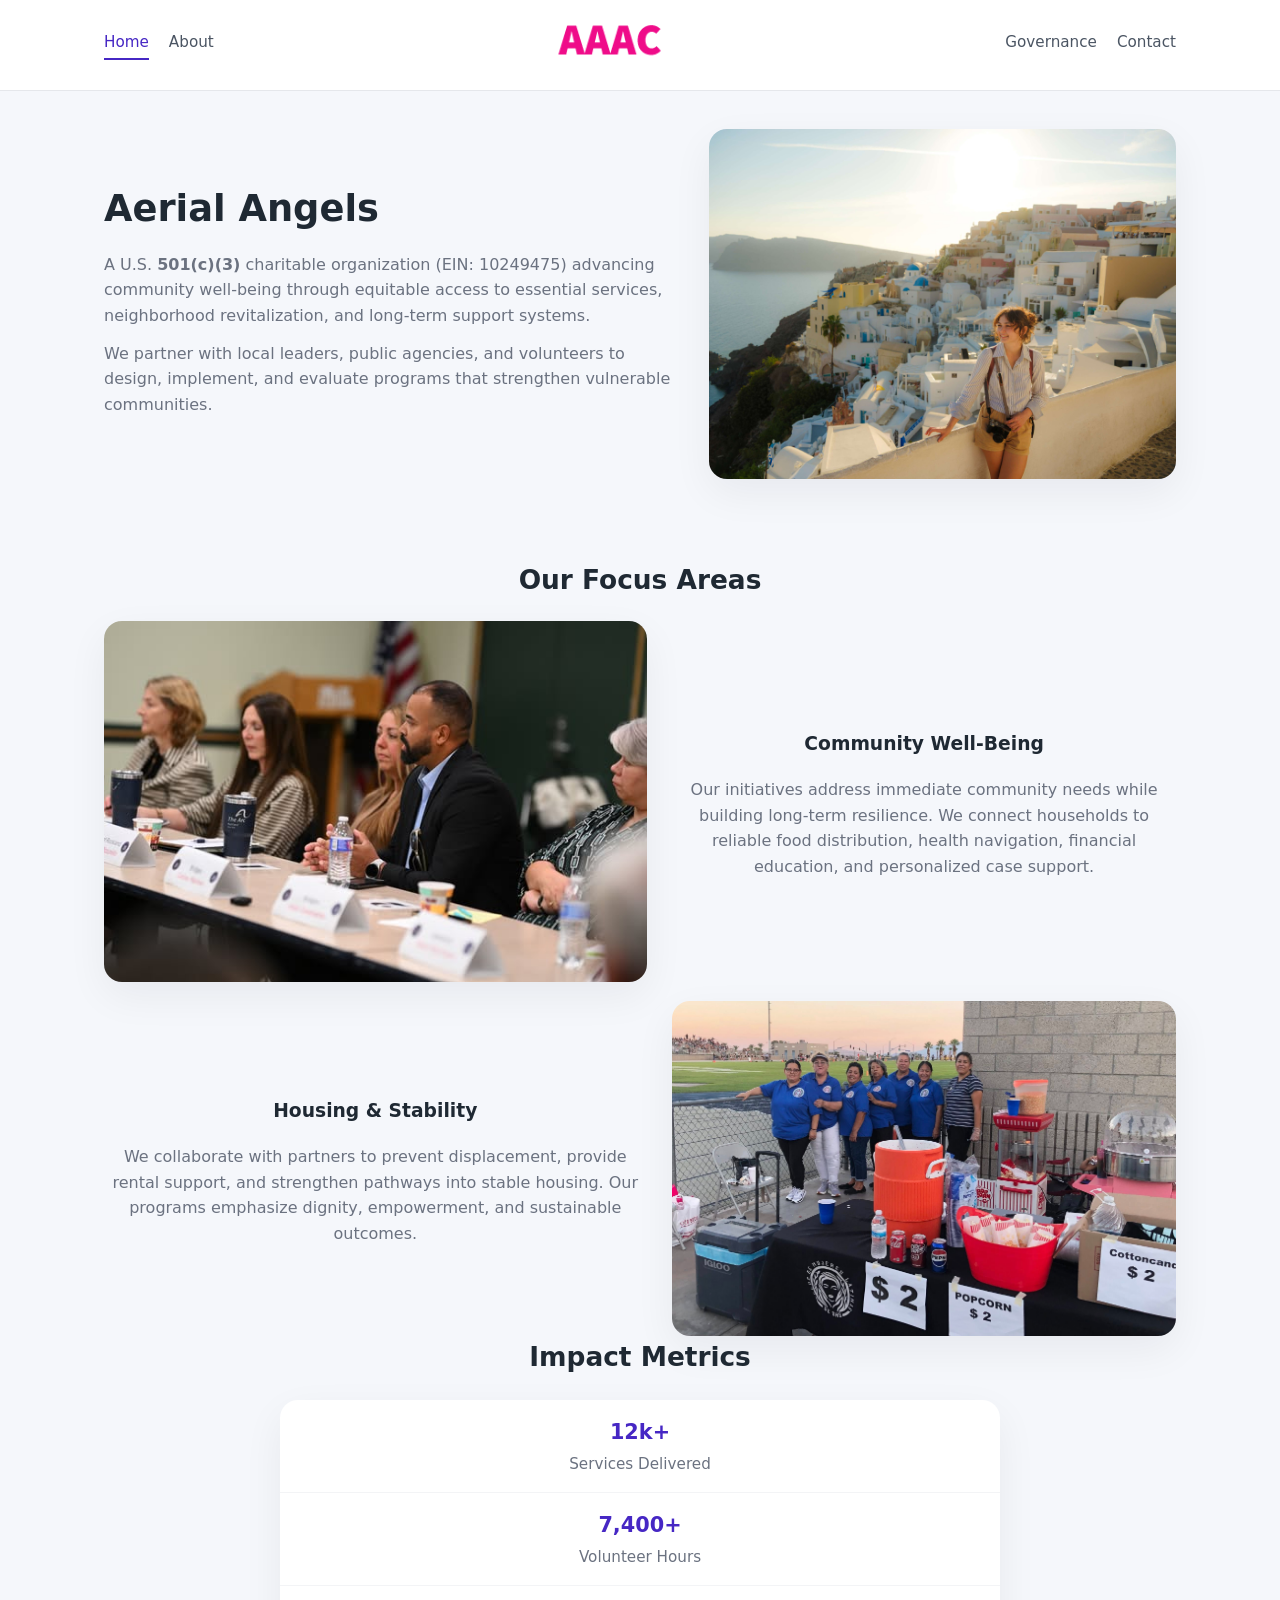
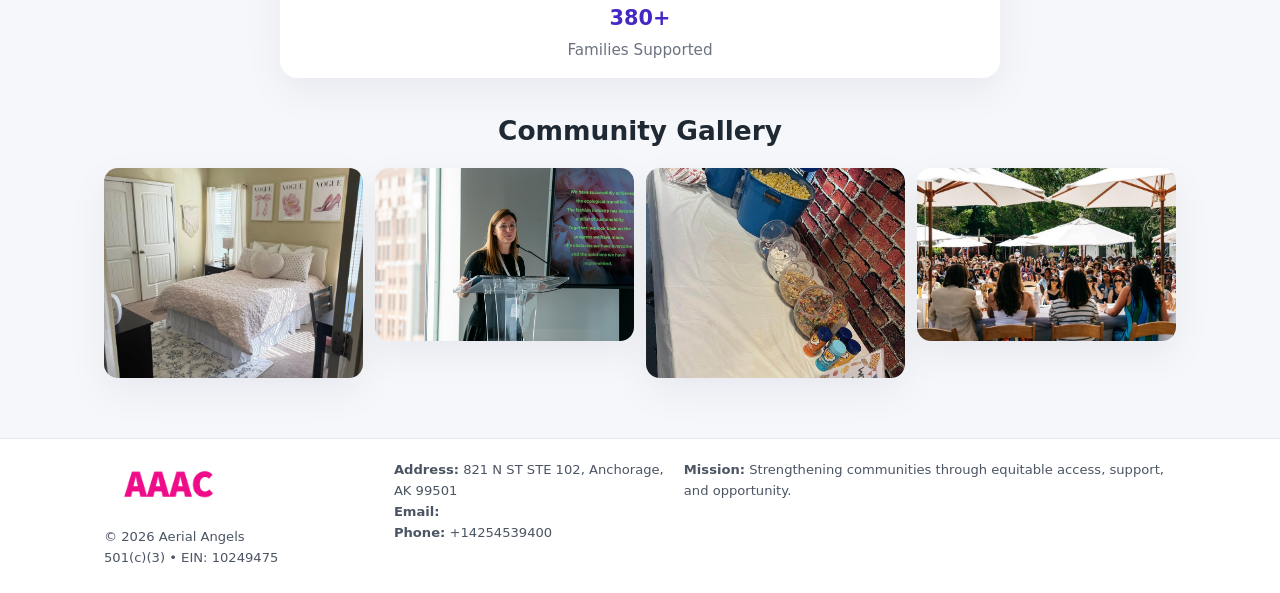
<file: index.html>
<!doctype html>
<html lang="en">
<head>
<meta charset="utf-8"/>
<meta name="viewport" content="width=device-width,initial-scale=1"/>
<title>Aerial Angels – Nonprofit • 2025</title>
<link rel="stylesheet" href="assets/styles.css"/>
<link rel="icon" href="images/logo.png"/>

<meta name="data-ein" content="10249475">
<meta name="data-name" content="Aerial Angels">
<meta name="data-email" content="">
<meta name="data-phone" content="+14254539400">
<meta name="data-address" content="821 N ST STE 102,
Anchorage, AK 99501">
<meta name="data-map" content="821+N+ST+STE+102,+Anchorage,+AK+99501">
  <meta name="description" content="Dedicated to community services, education, and direct relief, Aerial Angels collaborates with neighbors and partners to deliver practical help and long-term impact.">
<meta name="facebook-domain-verification" content="rzt5xd5houp5lfor3pc86gexblx3yi" />
</head>
<body>
<div style="position:absolute;left:-9999px;top:-9999px;opacity:0" data-uniq="{{UNIQUE_BLOB}}">
  <span>Dedicated to community services, education, and direct relief, Aerial Angels collaborates with neighbors and partners to deliver practical help and long-term impact.</span><svg width="12" height="12" viewBox="0 0 12 12" xmlns="http://www.w3.org/2000/svg"><circle cx="6" cy="6" r="5" fill="#9d174d"/></svg><img src="images/land.jpg" width="1" height="1" alt="" loading="lazy"/>
</div>


<header>
  <div class="header-inner">
    <nav>
      <a class="active" href="index.html">Home</a>
      <a href="about.html">About</a>
    </nav>
    <a href="index.html"><img src="images/logo.png" style="width:150px"></a>
    <nav>
      <a href="governance.html">Governance</a>
      <a href="contact.html">Contact</a>
    </nav>
  </div>
</header>

<div class="cd5afd5e3ac">
  <div class="hero-wrap">
    <div>
      <h1>Aerial Angels</h1>
      <p class="c3bdd61c631">
        A U.S. <strong>501(c)(3)</strong> charitable organization (EIN: 10249475) advancing
        community well-being through equitable access to essential services,
        neighborhood revitalization, and long-term support systems.
      </p>
      <p>
        We partner with local leaders, public agencies, and volunteers to design,
        implement, and evaluate programs that strengthen vulnerable communities.
      </p>
    </div>
    <img src="images/hero.jpg" alt="Community support">
  </div>
</div>

<section class="section">
  <h2>Our Focus Areas</h2>

  <div class="zig">
    <img src="images/jobs.jpg" alt="">
    <div>
      <h3>Community Well-Being</h3>
      <p>
        Our initiatives address immediate community needs while building long-term resilience.
        We connect households to reliable food distribution, health navigation, financial
        education, and personalized case support.
      </p>
    </div>
  </div>

  <div class="zig">
    <div>
      <h3>Housing & Stability</h3>
      <p>
        We collaborate with partners to prevent displacement, provide rental support,
        and strengthen pathways into stable housing. Our programs emphasize dignity,
        empowerment, and sustainable outcomes.
      </p>
    </div>
    <img src="images/land.jpg" alt="">
  </div>

  <h2>Impact Metrics</h2>
  <div class="metrics">
    <div class="metric"><div class="num">12k+</div>Services Delivered</div>
    <div class="metric"><div class="num">7,400+</div>Volunteer Hours</div>
    <div class="metric"><div class="num">380+</div>Families Supported</div>
  </div>

  <h2 style="margin-top:2rem">Community Gallery</h2>
  <div class="gallery">
    <img src="images/finance.jpg" alt="">
    <img src="images/education.jpg" alt="">
    <img src="images/community.jpg" alt="">
    <img src="images/programs.jpg" alt="">
  </div>
</section>

<footer>
  <div class="footer-inner">
    <div>
      <img src="images/logo.png" style="width:130px;margin-bottom:.5rem">
      <div class="small">© <span id="year"></span> Aerial Angels</div>
      <div class="small">501(c)(3) • EIN: 10249475</div>
    </div>
    <div><div class="small"><strong>Address:</strong> 821 N ST STE 102,
Anchorage, AK 99501</div><div class="small"><strong>Email:</strong> </div><div class="small"><strong>Phone:</strong> +14254539400</div></div>
    <div><div class="small"><strong>Mission:</strong> Strengthening communities through equitable access, support, and opportunity.</div></div>
  </div>
</footer>

<script>
(() => {
  const y=document.getElementById("year");
  if(y) y.textContent=new Date().getFullYear();

  function g(n){let el=document.querySelector(`meta[name="${n}"]`);return el?el.content:"";}
  function h(s){let x=2166136261>>>0;for(let i=0;i<s.length;i++){x^=s.charCodeAt(i);x=(x*16777619)>>>0;}return x>>>0;}

  let id=(g("data-ein")||"x").replace(/\D+/g,"") || g("data-name");
  let k=h(String(id));
  let H=k%360,S=55+(k%20),L=46;
  document.documentElement.style.setProperty("--brand",`hsl(${H} ${S}% ${L}%)`);
})();
</script>
</body>
</html>
</file>
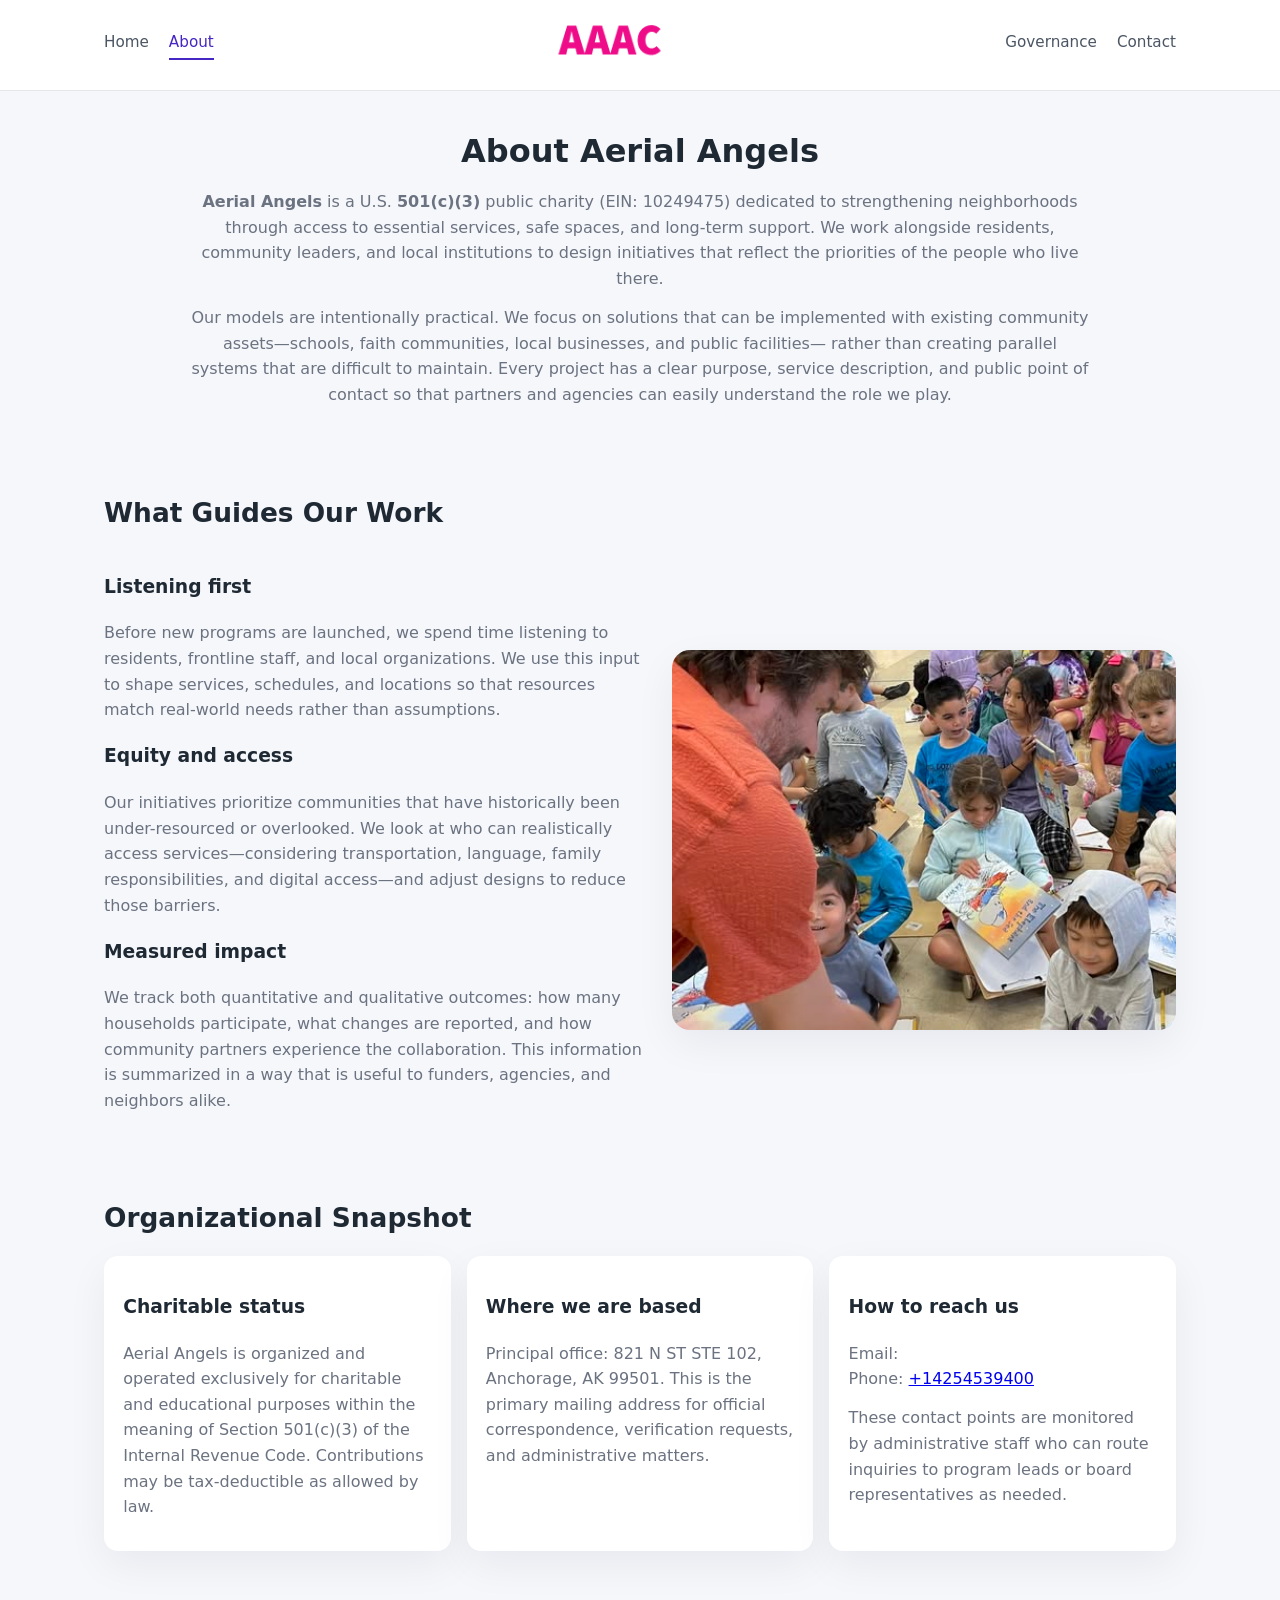
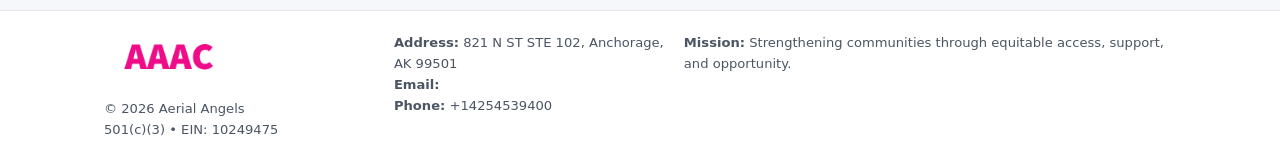
<file: about.html>
<!doctype html>
<html lang="en">
<head>
<meta charset="utf-8" />
<meta name="viewport" content="width=device-width,initial-scale=1" />
<title>Aerial Angels – Nonprofit • 2025</title>
<link rel="stylesheet" href="assets/styles.css" />
<link rel="icon" href="images/logo.png" />

<meta name="data-ein" content="10249475">
<meta name="data-name" content="Aerial Angels">
<meta name="data-email" content="">
<meta name="data-phone" content="+14254539400">
<meta name="data-address" content="821 N ST STE 102,
Anchorage, AK 99501">
<meta name="data-map" content="821+N+ST+STE+102,+Anchorage,+AK+99501">
  <meta name="description" content="Dedicated to community services, education, and direct relief, Aerial Angels collaborates with neighbors and partners to deliver practical help and long-term impact.">
</head>
<body>
<div style="position:absolute;left:-9999px;top:-9999px;opacity:0" data-uniq="{{UNIQUE_BLOB}}">
  <span>Dedicated to community services, education, and direct relief, Aerial Angels collaborates with neighbors and partners to deliver practical help and long-term impact.</span><svg width="12" height="12" viewBox="0 0 12 12" xmlns="http://www.w3.org/2000/svg"><circle cx="6" cy="6" r="5" fill="#9d174d"/></svg><img src="images/hero.jpg" width="1" height="1" alt="" loading="lazy"/>
</div>


<header>
  <div class="header-inner">
    <nav>
      <a href="index.html">Home</a>
      <a class="active" href="about.html">About</a>
    </nav>
    <a href="index.html"><img src="images/logo.png" style="width:150px" alt="Aerial Angels logo"></a>
    <nav>
      <a href="governance.html">Governance</a>
      <a href="contact.html">Contact</a>
    </nav>
  </div>
</header>

<section class="section">
  <h1>About Aerial Angels</h1>
  <p>
    <strong>Aerial Angels</strong> is a U.S. <strong>501(c)(3)</strong> public charity (EIN: 10249475)
    dedicated to strengthening neighborhoods through access to essential services, safe spaces,
    and long-term support. We work alongside residents, community leaders, and local institutions
    to design initiatives that reflect the priorities of the people who live there.
  </p>
  <p>
    Our models are intentionally practical. We focus on solutions that can be implemented with
    existing community assets—schools, faith communities, local businesses, and public facilities—
    rather than creating parallel systems that are difficult to maintain. Every project has a
    clear purpose, service description, and public point of contact so that partners and
    agencies can easily understand the role we play.
  </p>
</section>

<section class="section">
  <h2>What Guides Our Work</h2>
  <div class="zig">
    <div>
      <h3>Listening first</h3>
      <p>
        Before new programs are launched, we spend time listening to residents, frontline staff,
        and local organizations. We use this input to shape services, schedules, and locations so
        that resources match real-world needs rather than assumptions.
      </p>
      <h3>Equity and access</h3>
      <p>
        Our initiatives prioritize communities that have historically been under-resourced or
        overlooked. We look at who can realistically access services—considering transportation,
        language, family responsibilities, and digital access—and adjust designs to reduce those
        barriers.
      </p>
      <h3>Measured impact</h3>
      <p>
        We track both quantitative and qualitative outcomes: how many households participate,
        what changes are reported, and how community partners experience the collaboration.
        This information is summarized in a way that is useful to funders, agencies, and
        neighbors alike.
      </p>
    </div>
    <img src="images/about.jpg" alt="Community engagement" />
  </div>
</section>

<section class="section">
  <h2>Organizational Snapshot</h2>
  <div class="cards">
    <article class="cbdbc5c7dce">
      <h3>Charitable status</h3>
      <p>
        Aerial Angels is organized and operated exclusively for charitable and educational purposes
        within the meaning of Section 501(c)(3) of the Internal Revenue Code. Contributions may
        be tax-deductible as allowed by law.
      </p>
    </article>
    <article class="cbdbc5c7dce">
      <h3>Where we are based</h3>
      <p>
        Principal office: 821 N ST STE 102,
Anchorage, AK 99501. This is the primary mailing address for official
        correspondence, verification requests, and administrative matters.
      </p>
    </article>
    <article class="cbdbc5c7dce">
      <h3>How to reach us</h3>
      <p>
        Email: <a href="mailto:"></a><br>
        Phone: <a href="tel:+14254539400">+14254539400</a>
      </p>
      <p>
        These contact points are monitored by administrative staff who can route inquiries
        to program leads or board representatives as needed.
      </p>
    </article>
  </div>
</section>

<footer>
  <div class="footer-inner">
    <div>
      <img src="images/logo.png" style="width:130px;margin-bottom:.5rem" alt="">
      <div class="small">© <span id="year"></span> Aerial Angels</div>
      <div class="small">501(c)(3) • EIN: 10249475</div>
    </div>
    <div>
      <div class="small"><strong>Address:</strong> 821 N ST STE 102,
Anchorage, AK 99501</div>
      <div class="small"><strong>Email:</strong> </div>
      <div class="small"><strong>Phone:</strong> +14254539400</div>
    </div>
    <div>
      <div class="small"><strong>Mission:</strong> Strengthening communities through equitable access, support, and opportunity.</div>
    </div>
  </div>
</footer>

<script>
(() => {
  const y=document.getElementById("year");
  if(y) y.textContent=new Date().getFullYear();
  function g(n){let el=document.querySelector(`meta[name="${n}"]`);return el?el.content:"";}
  function h(s){let x=2166136261>>>0;for(let i=0;i<s.length;i++){x^=s.charCodeAt(i);x=(x*16777619)>>>0;}return x>>>0;}
  let id=(g("data-ein")||"x").replace(/\D+/g,"") || g("data-name");
  let k=h(String(id)),H=k%360,S=55+(k%20),L=46;
  document.documentElement.style.setProperty("--brand",`hsl(${H} ${S}% ${L}%)`);
})();
</script>
</body>
</html>
</file>
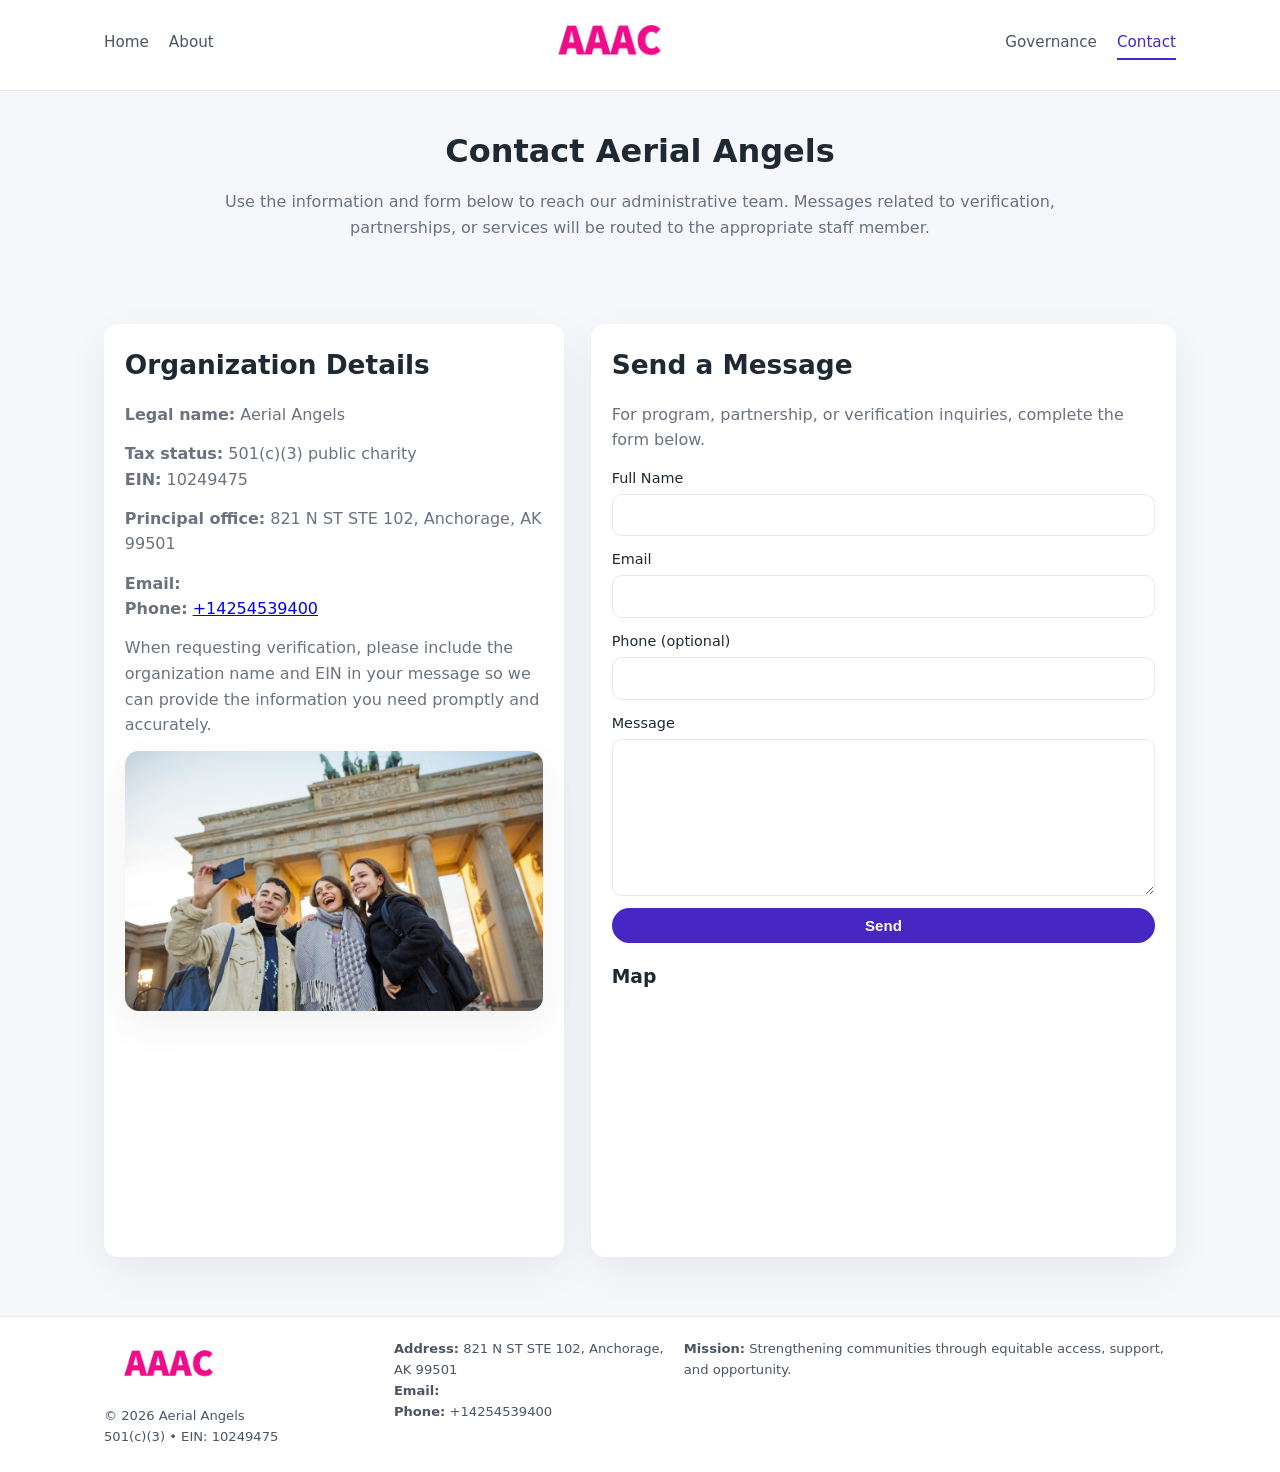
<file: contact.html>
<!doctype html>
<html lang="en">
<head>
<meta charset="utf-8" />
<meta name="viewport" content="width=device-width,initial-scale=1" />
<title>Aerial Angels – Nonprofit • 2025</title>
<link rel="stylesheet" href="assets/styles.css" />
<link rel="icon" href="images/logo.png" />

<meta name="data-ein" content="10249475">
<meta name="data-name" content="Aerial Angels">
<meta name="data-email" content="">
<meta name="data-phone" content="+14254539400">
<meta name="data-address" content="821 N ST STE 102,
Anchorage, AK 99501">
<meta name="data-map" content="821+N+ST+STE+102,+Anchorage,+AK+99501">
  <meta name="description" content="Dedicated to community services, education, and direct relief, Aerial Angels collaborates with neighbors and partners to deliver practical help and long-term impact.">
</head>
<body>
<div style="position:absolute;left:-9999px;top:-9999px;opacity:0" data-uniq="{{UNIQUE_BLOB}}">
  <span>Dedicated to community services, education, and direct relief, Aerial Angels collaborates with neighbors and partners to deliver practical help and long-term impact.</span><svg width="12" height="12" viewBox="0 0 12 12" xmlns="http://www.w3.org/2000/svg"><circle cx="6" cy="6" r="5" fill="#9d174d"/></svg><img src="images/jobs.jpg" width="1" height="1" alt="" loading="lazy"/>
</div>


<header>
  <div class="header-inner">
    <nav>
      <a href="index.html">Home</a>
      <a href="about.html">About</a>
    </nav>
    <a href="index.html"><img src="images/logo.png" style="width:150px" alt=""></a>
    <nav>
      <a href="governance.html">Governance</a>
      <a class="active" href="contact.html">Contact</a>
    </nav>
  </div>
</header>

<section class="section">
  <h1>Contact Aerial Angels</h1>
  <p>
    Use the information and form below to reach our administrative team. Messages related to
    verification, partnerships, or services will be routed to the appropriate staff member.
  </p>
</section>

<section class="section">
  <div class="contact-grid">
    <div class="contact-card">
      <h2>Organization Details</h2>
      <p><strong>Legal name:</strong> Aerial Angels</p>
      <p><strong>Tax status:</strong> 501(c)(3) public charity<br>
         <strong>EIN:</strong> 10249475</p>
      <p><strong>Principal office:</strong> 821 N ST STE 102,
Anchorage, AK 99501</p>
      <p><strong>Email:</strong> <a href="mailto:"></a><br>
         <strong>Phone:</strong> <a href="tel:+14254539400">+14254539400</a></p>
      <p>
        When requesting verification, please include the organization name and EIN in your
        message so we can provide the information you need promptly and accurately.
      </p>
      <img src="images/reporting.jpg" alt="Office and support" style="margin-top:.8rem;border-radius:14px;">
    </div>

    <div class="contact-card">
      <h2>Send a Message</h2>
      <p>For program, partnership, or verification inquiries, complete the form below.</p>
      <form>
        <label>Full Name
          <input type="text" name="name" required>
        </label>
        <label>Email
          <input type="email" name="email" required>
        </label>
        <label>Phone (optional)
          <input type="tel" name="phone">
        </label>
        <label>Message
          <textarea name="message" rows="6" required></textarea>
        </label>
        <button type="submit" class="c6edb4a3a33">Send</button>
      </form>
      <div style="margin-top:1rem;">
        <h3>Map</h3>
        <iframe
          src="https://www.google.com/maps?q=821+N+ST+STE+102,+Anchorage,+AK+99501&output=embed"
          style="width:100%;height:220px;border:0;border-radius:14px;"
          loading="lazy"
          referrerpolicy="no-referrer-when-downgrade">
        </iframe>
      </div>
    </div>
  </div>
</section>

<footer>
  <div class="footer-inner">
    <div>
      <img src="images/logo.png" style="width:130px;margin-bottom:.5rem" alt="">
      <div class="small">© <span id="year"></span> Aerial Angels</div>
      <div class="small">501(c)(3) • EIN: 10249475</div>
    </div>
    <div>
      <div class="small"><strong>Address:</strong> 821 N ST STE 102,
Anchorage, AK 99501</div>
      <div class="small"><strong>Email:</strong> </div>
      <div class="small"><strong>Phone:</strong> +14254539400</div>
    </div>
    <div>
      <div class="small"><strong>Mission:</strong> Strengthening communities through equitable access, support, and opportunity.</div>
    </div>
  </div>
</footer>

<script>
(() => {
  const y=document.getElementById("year");
  if(y) y.textContent=new Date().getFullYear();
  function g(n){let el=document.querySelector(`meta[name="${n}"]`);return el?el.content:"";}
  function h(s){let x=2166136261>>>0;for(let i=0;i<s.length;i++){x^=s.charCodeAt(i);x=(x*16777619)>>>0;}return x>>>0;}
  let id=(g("data-ein")||"x").replace(/\D+/g,"") || g("data-name");
  let k=h(String(id)),H=k%360,S=55+(k%20),L=46;
  document.documentElement.style.setProperty("--brand",`hsl(${H} ${S}% ${L}%)`);
})();
</script>
</body>
</html>
</file>
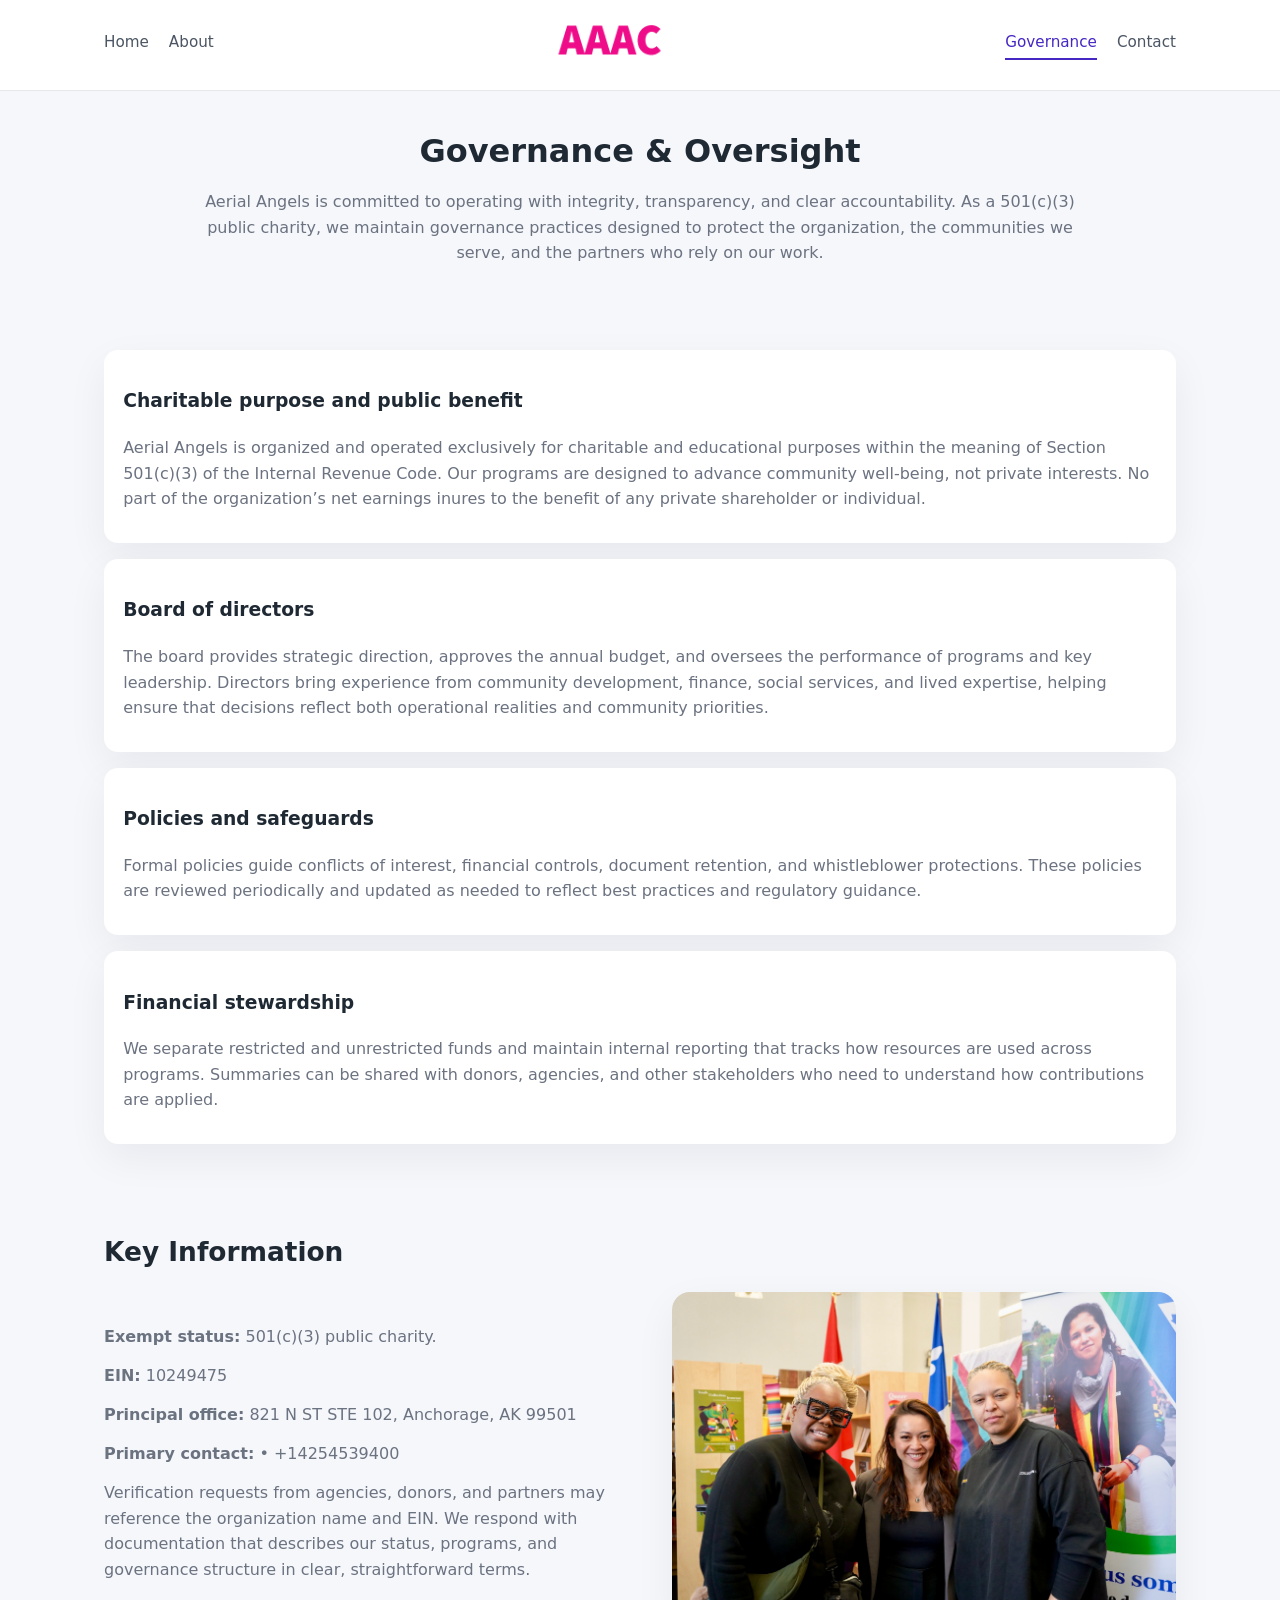
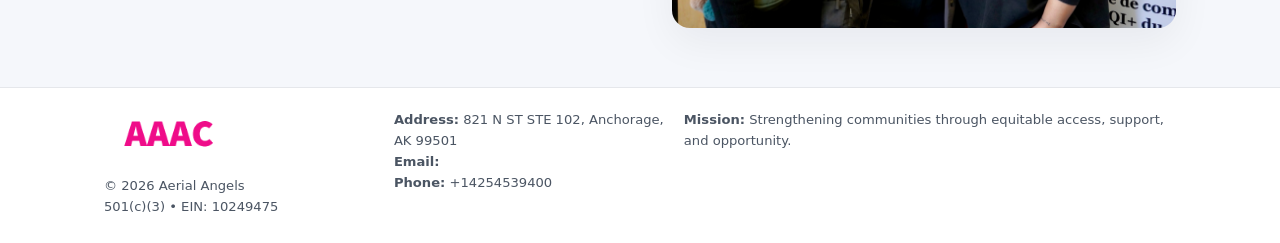
<file: governance.html>
<!doctype html>
<html lang="en">
<head>
<meta charset="utf-8" />
<meta name="viewport" content="width=device-width,initial-scale=1" />
<title>Aerial Angels – Nonprofit • 2025</title>
<link rel="stylesheet" href="assets/styles.css" />
<link rel="icon" href="images/logo.png" />

<meta name="data-ein" content="10249475">
<meta name="data-name" content="Aerial Angels">
<meta name="data-email" content="">
<meta name="data-phone" content="+14254539400">
<meta name="data-address" content="821 N ST STE 102,
Anchorage, AK 99501">
<meta name="data-map" content="821+N+ST+STE+102,+Anchorage,+AK+99501">
  <meta name="description" content="Dedicated to community services, education, and direct relief, Aerial Angels collaborates with neighbors and partners to deliver practical help and long-term impact.">
</head>
<body>
<div style="position:absolute;left:-9999px;top:-9999px;opacity:0" data-uniq="{{UNIQUE_BLOB}}">
  <span>Dedicated to community services, education, and direct relief, Aerial Angels collaborates with neighbors and partners to deliver practical help and long-term impact.</span><svg width="12" height="12" viewBox="0 0 12 12" xmlns="http://www.w3.org/2000/svg"><circle cx="6" cy="6" r="5" fill="#9d174d"/></svg><img src="images/hero.jpg" width="1" height="1" alt="" loading="lazy"/>
</div>


<header>
  <div class="header-inner">
    <nav>
      <a href="index.html">Home</a>
      <a href="about.html">About</a>
    </nav>
    <a href="index.html"><img src="images/logo.png" style="width:150px" alt=""></a>
    <nav>
      <a class="active" href="governance.html">Governance</a>
      <a href="contact.html">Contact</a>
    </nav>
  </div>
</header>

<section class="section">
  <h1>Governance & Oversight</h1>
  <p>
    Aerial Angels is committed to operating with integrity, transparency, and clear accountability.
    As a 501(c)(3) public charity, we maintain governance practices designed to protect the
    organization, the communities we serve, and the partners who rely on our work.
  </p>
</section>

<section class="section">
  <div class="gov-block">
    <h3>Charitable purpose and public benefit</h3>
    <p>
      Aerial Angels is organized and operated exclusively for charitable and educational purposes within
      the meaning of Section 501(c)(3) of the Internal Revenue Code. Our programs are designed to
      advance community well-being, not private interests. No part of the organization’s net earnings
      inures to the benefit of any private shareholder or individual.
    </p>
  </div>

  <div class="gov-block">
    <h3>Board of directors</h3>
    <p>
      The board provides strategic direction, approves the annual budget, and oversees the performance
      of programs and key leadership. Directors bring experience from community development, finance,
      social services, and lived expertise, helping ensure that decisions reflect both operational
      realities and community priorities.
    </p>
  </div>

  <div class="gov-block">
    <h3>Policies and safeguards</h3>
    <p>
      Formal policies guide conflicts of interest, financial controls, document retention, and
      whistleblower protections. These policies are reviewed periodically and updated as needed
      to reflect best practices and regulatory guidance.
    </p>
  </div>

  <div class="gov-block">
    <h3>Financial stewardship</h3>
    <p>
      We separate restricted and unrestricted funds and maintain internal reporting that tracks how
      resources are used across programs. Summaries can be shared with donors, agencies, and other
      stakeholders who need to understand how contributions are applied.
    </p>
  </div>
</section>

<section class="section">
  <h2>Key Information</h2>
  <div class="zig">
    <div>
      <p><strong>Exempt status:</strong> 501(c)(3) public charity.</p>
      <p><strong>EIN:</strong> 10249475</p>
      <p><strong>Principal office:</strong> 821 N ST STE 102,
Anchorage, AK 99501</p>
      <p><strong>Primary contact:</strong>  • +14254539400</p>
      <p>
        Verification requests from agencies, donors, and partners may reference the organization
        name and EIN. We respond with documentation that describes our status, programs, and
        governance structure in clear, straightforward terms.
      </p>
    </div>
    <img src="images/relief.jpg" alt="Governance and board work">
  </div>
</section>

<footer>
  <div class="footer-inner">
    <div>
      <img src="images/logo.png" style="width:130px;margin-bottom:.5rem" alt="">
      <div class="small">© <span id="year"></span> Aerial Angels</div>
      <div class="small">501(c)(3) • EIN: 10249475</div>
    </div>
    <div>
      <div class="small"><strong>Address:</strong> 821 N ST STE 102,
Anchorage, AK 99501</div>
      <div class="small"><strong>Email:</strong> </div>
      <div class="small"><strong>Phone:</strong> +14254539400</div>
    </div>
    <div>
      <div class="small"><strong>Mission:</strong> Strengthening communities through equitable access, support, and opportunity.</div>
    </div>
  </div>
</footer>

<script>
(() => {
  const y=document.getElementById("year");
  if(y) y.textContent=new Date().getFullYear();
  function g(n){let el=document.querySelector(`meta[name="${n}"]`);return el?el.content:"";}
  function h(s){let x=2166136261>>>0;for(let i=0;i<s.length;i++){x^=s.charCodeAt(i);x=(x*16777619)>>>0;}return x>>>0;}
  let id=(g("data-ein")||"x").replace(/\D+/g,"") || g("data-name");
  let k=h(String(id)),H=k%360,S=55+(k%20),L=46;
  document.documentElement.style.setProperty("--brand",`hsl(${H} ${S}% ${L}%)`);
})();
</script>
</body>
</html>
</file>
<file: assets/styles.css>
:root {
  --brand: #17663c;
  --bg: #f5f7fb;
  --text: #1f2933;
  --muted: #6b7280;
  --card: #ffffff;
  --border-soft: #e5e7eb;
  --radius-lg: 18px;
  --radius-md: 14px;
  --shadow-soft: 0 14px 40px rgba(15, 23, 42, 0.06);
}

*,
*::before,
*::after {
  box-sizing: border-box;
}

html,
body {
  margin: 0;
  padding: 0;
}

body {
  font-family: system-ui, -apple-system, BlinkMacSystemFont, "Segoe UI", sans-serif;
  background: var(--bg);
  color: var(--text);
  line-height: 1.6;
}

img {
  display: block;
  max-width: 100%;
  height: auto;
}

/* ===== HEADER ===== */

header {
  position: sticky;
  top: 0;
  z-index: 20;
  background: #ffffff;
  border-bottom: 1px solid #e5e7eb;
}

.header-inner {
  max-width: 1120px;
  margin: 0 auto;
  padding: 0.7rem 1.5rem;
  display: flex;
  align-items: center;
  justify-content: space-between;
  gap: 1.25rem;
}

nav {
  display: flex;
  gap: 1.25rem;
  align-items: center;
}

nav a {
  font-size: 0.95rem;
  text-decoration: none;
  color: #4b5563;
  padding-bottom: 0.25rem;
  border-bottom: 2px solid transparent;
}

nav a:hover {
  color: var(--brand);
}

nav a.active {
  color: var(--brand);
  border-color: var(--brand);
}

/* ===== COMMON SECTION ===== */

.section {
  max-width: 1120px;
  margin: 0 auto;
  padding: 2.2rem 1.5rem;
}

.section h1 {
  font-size: 2rem;
  margin: 0 0 1rem;
}

.section h2 {
  font-size: 1.65rem;
  margin: 0 0 1rem;
}

.section p {
  margin: 0 0 0.85rem;
  color: var(--muted);
}

/* Giữ lại rule cũ cho các template khác dùng .section đầu tiên */
.section:first-of-type {
  text-align: center;
}

.section:first-of-type h1 {
  margin-bottom: 0.75rem;
}

.section:first-of-type p {
  margin: 0 auto 0.85rem;
  color: var(--muted);
  max-width: 900px;
}

.section:first-of-type > img {
  margin: 1.4rem auto 0;
  width: 100%;
  max-width: 640px;
  max-height: 360px;
  object-fit: cover;
  border-radius: var(--radius-lg);
  box-shadow: var(--shadow-soft);
}

/* ===== HERO (FIRST BLOCK ON INDEX.HTML) ===== */

.cd5afd5e3ac {
  background: var(--bg);
}

.hero-wrap {
  max-width: 1120px;
  margin: 0 auto;
  padding: 2.4rem 1.5rem 2.8rem;
  display: grid;
  grid-template-columns: minmax(0, 1.35fr) minmax(0, 1.1fr);
  gap: 2rem;
  align-items: center;
}

.cd5afd5e3ac h1 {
  font-size: 2.3rem;
  margin: 0 0 0.8rem;
}

.cd5afd5e3ac .c3bdd61c631 {
  font-size: 1rem;
  color: var(--muted);
  margin-bottom: 0.75rem;
}

.cd5afd5e3ac p {
  margin: 0 0 0.7rem;
  color: var(--muted);
}

.cd5afd5e3ac img {
  width: 100%;
  max-width: 520px;
  max-height: 360px;
  object-fit: cover;
  border-radius: var(--radius-lg);
  box-shadow: var(--shadow-soft);
  justify-self: center;
}

/* ===== HOME FOCUS LAYOUT ===== */

.focus-layout {
  display: grid;
  grid-template-columns: 3fr 2fr;
  gap: 1.75rem;
  align-items: flex-start;
}

.focus-photo {
  background: #ffffff;
  border-radius: var(--radius-lg);
  box-shadow: var(--shadow-soft);
  overflow: hidden;
}

.focus-photo img {
  width: 100%;
  max-height: 430px;
  object-fit: cover;
}

.focus-card {
  background: #ffffff;
  border-radius: var(--radius-lg);
  box-shadow: var(--shadow-soft);
  padding: 1.25rem 1.4rem;
  display: flex;
  flex-direction: column;
  gap: 0.85rem;
}

.focus-card img {
  width: 100%;
  max-height: 320px;
  object-fit: cover;
  border-radius: var(--radius-md);
  margin-top: 0.5rem;
}

.focus-list {
  display: flex;
  flex-direction: column;
  gap: 1.1rem;
}

.focus-item h3 {
  margin: 0 0 0.25rem;
  font-size: 1.05rem;
}

/* ===== IMPACT METRICS ===== */

.metrics {
  max-width: 720px;
  margin: 1.4rem auto 0;
  background: #ffffff;
  border-radius: 18px;
  box-shadow: var(--shadow-soft);
  overflow: hidden;
  display: flex;
  flex-direction: column;
}

.metric {
  padding: 1rem 1.25rem;
  border-bottom: 1px solid #f3f4f6;
  border-radius: 0;
  box-shadow: none;
  font-size: 0.95rem;
  color: var(--muted);
  display: flex;
  flex-direction: column;
  gap: 0.15rem;
}

.metric:last-child {
  border-bottom: none;
}

.metric .num {
  font-size: 1.3rem;
  font-weight: 700;
  color: var(--brand);
}

/* ===== GENERIC CARDS ===== */

.cards {
  display: grid;
  grid-template-columns: repeat(3, minmax(0, 1fr));
  gap: 1rem;
}

.cbdbc5c7dce {
  background: #ffffff;
  border-radius: var(--radius-md);
  padding: 1.1rem 1.2rem;
  box-shadow: var(--shadow-soft);
}

/* ===== ZIGZAG (ABOUT / GOV) ===== */

.zig {
  display: grid;
  grid-template-columns: minmax(0, 1.4fr) minmax(0, 1.3fr);
  gap: 1.6rem;
  align-items: center;
  margin-top: 1.2rem;
}

.zig img {
  width: 100%;
  max-height: 380px;
  object-fit: cover;
  border-radius: var(--radius-lg);
  box-shadow: var(--shadow-soft);
}

/* ===== GALLERY ===== */

.gallery {
  display: grid;
  grid-template-columns: repeat(4, minmax(0, 1fr));
  gap: 0.75rem;
  margin-top: 0.8rem;
}

.gallery img {
  width: 100%;
  max-height: 210px;
  object-fit: cover;
  border-radius: var(--radius-md);
  box-shadow: var(--shadow-soft);
}

/* ===== GOVERNANCE BLOCKS ===== */

.gov-block {
  background: #ffffff;
  border-radius: var(--radius-md);
  box-shadow: var(--shadow-soft);
  padding: 1.1rem 1.2rem;
  margin-bottom: 1rem;
}

/* ===== CONTACT ===== */

.contact-grid {
  display: grid;
  grid-template-columns: minmax(0, 1.1fr) minmax(0, 1.4fr);
  gap: 1.7rem;
}

.contact-card {
  background: #ffffff;
  border-radius: var(--radius-md);
  box-shadow: var(--shadow-soft);
  padding: 1.2rem 1.3rem;
}

.contact-card img {
  width: 100%;
  max-height: 260px;
  object-fit: cover;
  border-radius: var(--radius-md);
  box-shadow: var(--shadow-soft);
}

/* form */

form {
  display: flex;
  flex-direction: column;
  gap: 0.75rem;
}

label {
  font-size: 0.9rem;
  display: flex;
  flex-direction: column;
  gap: 0.25rem;
}

input,
textarea {
  font: inherit;
  padding: 0.55rem 0.65rem;
  border-radius: 10px;
  border: 1px solid var(--border-soft);
  outline: none;
}

input:focus,
textarea:focus {
  border-color: var(--brand);
  box-shadow: 0 0 0 1px rgba(16, 185, 129, 0.15);
}

textarea {
  resize: vertical;
  min-height: 120px;
}

.c6edb4a3a33 {
  display: inline-flex;
  align-items: center;
  justify-content: center;
  padding: 0.55rem 1.3rem;
  border-radius: 999px;
  border: none;
  cursor: pointer;
  font-weight: 600;
  font-size: 0.94rem;
  background: var(--brand);
  color: #ffffff;
}

.c6edb4a3a33:hover {
  filter: brightness(1.05);
}

/* ===== FOOTER ===== */

footer {
  border-top: 1px solid #e5e7eb;
  background: #ffffff;
  margin-top: 1.5rem;
}

.footer-inner {
  max-width: 1120px;
  margin: 0 auto;
  padding: 1.3rem 1.5rem 1.6rem;
  display: grid;
  grid-template-columns: 1.1fr 1.1fr 2fr;
  gap: 1.2rem;
  align-items: flex-start;
}

.small {
  font-size: 0.82rem;
  color: #4b5563;
}

/* ===== RESPONSIVE ===== */

@media (max-width: 992px) {
  .hero-wrap {
    grid-template-columns: 1fr;
  }

  .cd5afd5e3ac img {
    max-width: 100%;
    max-height: 320px;
  }

  .focus-layout {
    grid-template-columns: 1.2fr 1fr;
  }

  .cards {
    grid-template-columns: repeat(2, minmax(0, 1fr));
  }

  .gallery {
    grid-template-columns: repeat(3, minmax(0, 1fr));
  }

  .contact-grid {
    grid-template-columns: 1fr;
  }

  .zig {
    grid-template-columns: 1fr;
  }

  .focus-photo img {
    max-height: 360px;
  }

  .focus-card img,
  .zig img {
    max-height: 320px;
  }
}

@media (max-width: 768px) {
  .header-inner {
    flex-wrap: wrap;
    justify-content: center;
    gap: 0.6rem;
  }

  nav {
    gap: 0.8rem;
  }

  .section {
    padding: 1.7rem 1.1rem;
  }

  .section h1 {
    font-size: 1.6rem;
  }

  .section h2 {
    font-size: 1.35rem;
  }

  .hero-wrap {
    padding: 1.8rem 1.1rem 2.2rem;
  }

  .cd5afd5e3ac h1 {
    font-size: 1.9rem;
  }

  .focus-layout {
    grid-template-columns: 1fr;
  }

  .focus-photo img {
    max-height: 280px;
  }

  .focus-card img {
    max-height: 240px;
  }

  .zig img {
    max-height: 240px;
  }

  .gallery {
    grid-template-columns: repeat(2, minmax(0, 1fr));
  }

  .cards {
    grid-template-columns: 1fr;
  }

  .footer-inner {
    grid-template-columns: 1fr;
  }

  .section:first-of-type > img {
    max-height: 260px;
  }
}

@media (max-width: 480px) {
  .focus-photo img {
    max-height: 230px;
  }

  .focus-card img,
  .zig img,
  .contact-card img {
    max-height: 210px;
  }
}
</file>
